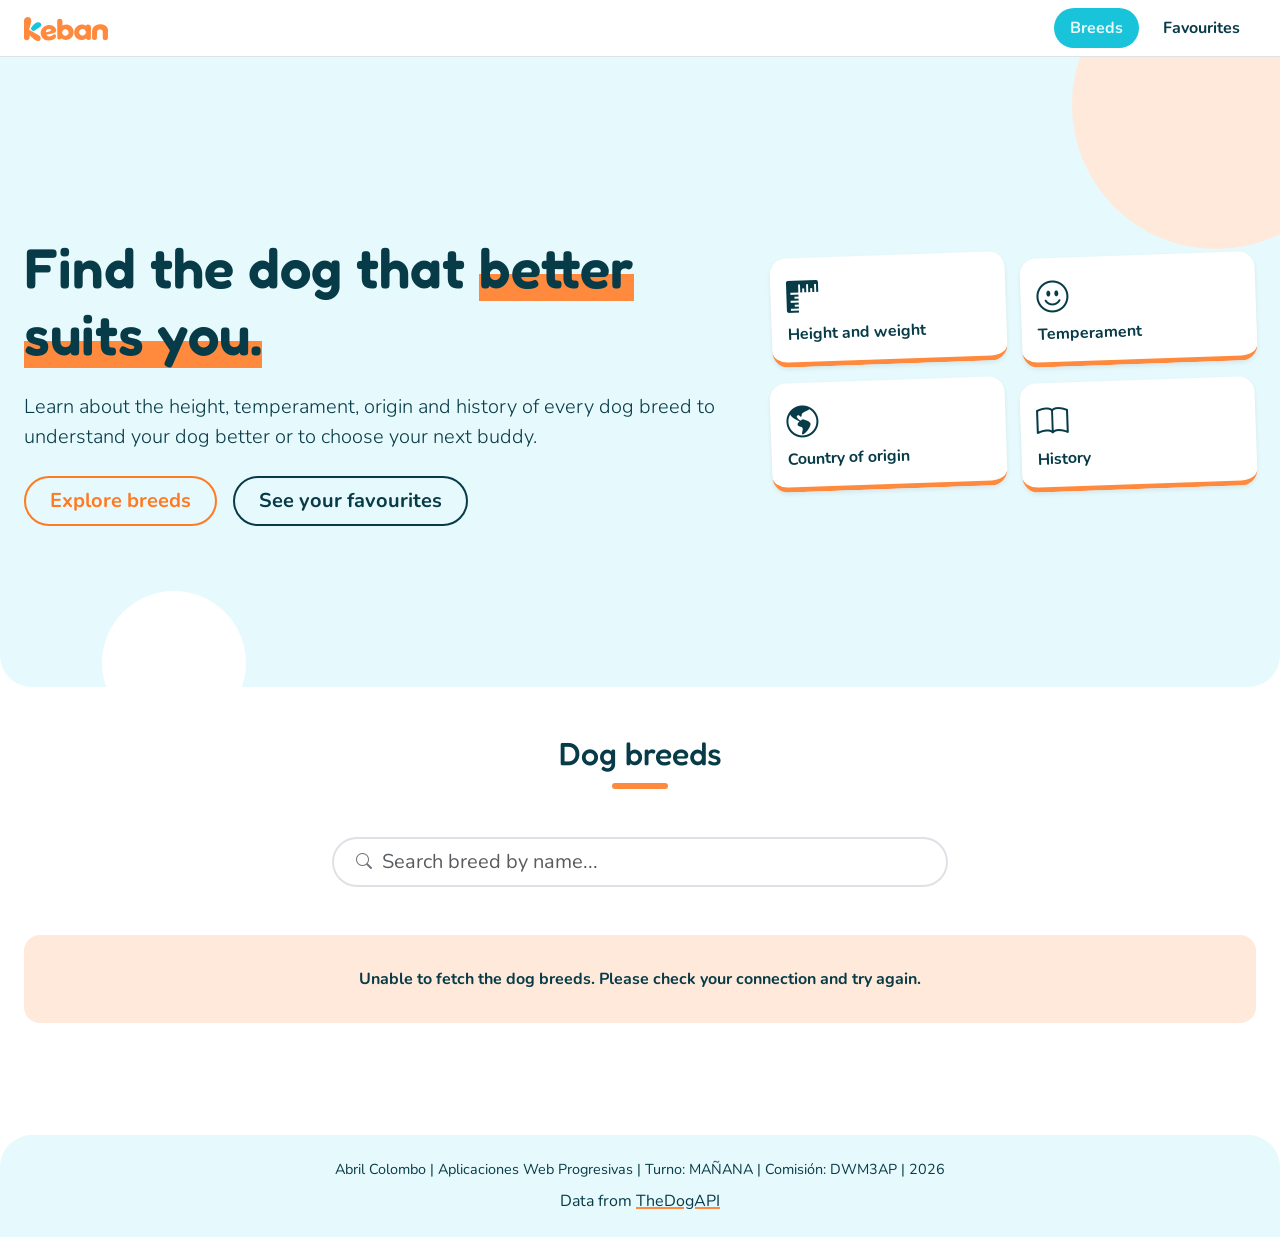
<file: index.html>
<!DOCTYPE html>
<html lang="en">

<head>
    <meta charset="UTF-8">
    <meta name="viewport" content="width=device-width, initial-scale=1.0">
    <title>Colombo Abril — DWM3AP - 2026</title>
    <link rel="preconnect" href="https://fonts.googleapis.com">
    <link rel="preconnect" href="https://fonts.gstatic.com" crossorigin>
    <link
        href="https://fonts.googleapis.com/css2?family=Fredoka:wght@400;500;600&family=Nunito:wght@400;600;700&display=swap"
        rel="stylesheet">
    <link href="https://cdn.jsdelivr.net/npm/bootstrap@5.3.8/dist/css/bootstrap.min.css" rel="stylesheet"
        integrity="sha384-sRIl4kxILFvY47J16cr9ZwB07vP4J8+LH7qKQnuqkuIAvNWLzeN8tE5YBujZqJLB" crossorigin="anonymous">
    <link rel="stylesheet" href="https://cdn.jsdelivr.net/npm/bootstrap-icons@1.11.3/font/bootstrap-icons.css">
    <link rel="stylesheet" href="style.css">
    <link rel="manifest" href="manifest.json">
</head>

<body>
    <header class="sticky-top bg-white border-bottom">
        <nav class="navbar navbar-expand-sm container-xxl px-4">
            <a class="navbar-brand" href="index.html"><img src="img/keban-logo.svg" alt="Keban" height="40"></a>
            <button class="navbar-toggler border-0" type="button" data-bs-toggle="collapse" data-bs-target="#menu"
                aria-controls="menu" aria-expanded="false" aria-label="Open menu">
                <span class="navbar-toggler-icon"></span>
            </button>
            <div class="collapse navbar-collapse" id="menu">
                <ul class="navbar-nav ms-auto gap-sm-2">
                    <li class="nav-item"><a class="nav-link activo fw-bold rounded-pill px-3 py-2"
                            href="index.html">Breeds</a></li>
                    <li class="nav-item"><a class="nav-link fw-bold rounded-pill px-3 py-2"
                            href="favoritos.html">Favourites</a></li>
                </ul>
            </div>
        </nav>
    </header>

    <main>
        <section class="hero position-relative overflow-hidden rounded-bottom-5 d-flex align-items-center">
            <div class="container-xxl px-4 py-5 position-relative z-1">
                <div class="row align-items-center g-5 py-lg-4">
                    <div class="col-lg-7">
                        <h1 class="display-4 fw-semibold mt-3">Find the dog that <span class="resaltado">better suits you.</span></h1>
                        <p class="lead my-4">Learn about the height, temperament, origin and history of every dog breed to understand your dog better or to choose your next buddy.</p>
                        <div class="d-flex flex-wrap gap-3">
                            <a href="#razas" class="btn btn-naranja btn-lg rounded-pill px-4 fw-bold border-2">Explore breeds</a>
                            <a href="favoritos.html"
                                class="btn btn-contorno btn-lg rounded-pill px-4 fw-bold border-2">See your favourites</a>
                        </div>
                    </div>
                    <div class="col-lg-5">
                        <div class="row row-cols-2 g-3">
                            <div class="col">
                                <div class="dato bg-white rounded-4 p-3 fw-bold shadow-sm"><i
                                        class="bi bi-rulers fs-2 d-block"></i>Height and weight</div>
                            </div>
                            <div class="col">
                                <div class="dato bg-white rounded-4 p-3 fw-bold shadow-sm"><i
                                        class="bi bi-emoji-smile fs-2 d-block"></i>Temperament</div>
                            </div>
                            <div class="col">
                                <div class="dato bg-white rounded-4 p-3 fw-bold shadow-sm"><i
                                        class="bi bi-globe-americas fs-2 d-block"></i>Country of origin</div>
                            </div>
                            <div class="col">
                                <div class="dato bg-white rounded-4 p-3 fw-bold shadow-sm"><i
                                        class="bi bi-book fs-2 d-block"></i>History</div>
                            </div>
                        </div>
                    </div>
                </div>
            </div>
        </section>

        <section id="razas" class="container-xxl px-4 px-xxl-2 py-5">
            <div class="text-center mb-5">
                <h2 class="titulo-subrayado">Dog breeds</h2>
            </div>
            <form id="form-buscador" class="col-12 col-md-8 col-lg-6 mx-auto position-relative mb-5">
                <label for="buscador" class="visually-hidden">Search breed by name</label>
                <i class="p-0 border-0 position-absolute top-50 start-0 translate-middle-y ms-4 text-secondary bi bi-search"></i>
                <input id="buscador" type="search" class="form-control form-control-lg rounded-pill border-2 ps-5"
                    placeholder="Search breed by name...">
            </form>
            <div id="contenedor" class="row g-4 mx-0 justify-content-center">
                <!-- DOM -->
            </div>
        </section>
    </main>

    <footer class="rounded-top-5 text-center py-4 mt-5">
        <p class="datos-alumno mb-2">
            Abril Colombo | Aplicaciones Web Progresivas | Turno: MAÑANA | Comisión: DWM3AP | 2026
        </p>
        <p class="m-0">Data from <a href="https://thedogapi.com" target="_blank" rel="noopener">TheDogAPI</a></p>
    </footer>

    <div class="modal fade" id="modal-raza" tabindex="-1" aria-labelledby="modal-nombre" aria-hidden="true">
        <div class="modal-dialog modal-dialog-centered modal-dialog-scrollable modal-xl">
            <div class="modal-content rounded-4">
                <button type="button" class="btn-close position-absolute top-0 end-0 m-3 z-3" data-bs-dismiss="modal"
                    aria-label="Close"></button>

                <div class="modal-body align-items-center d-flex flex-column flex-lg-row p-3 gap-3">
                    <img id="modal-imagen" class="col-10 col-lg-5 rounded-3 shadow object-fit-cover" alt="">

                    <div class="d-flex flex-column w-100 p-2 p-md-4">
                        <h3 id="modal-nombre" class="text-center"></h3>

                        <div class="w-100 d-flex justify-content-around flex-column flex-md-row align-items-center">
                            <p id="modal-peso" class="fw-semibold"></p>
                            <p id="modal-altura" class="fw-semibold"></p>
                        </div>

                        <div class="d-flex flex-column gap-1">
                            <h4 class="fs-5 text-decoration-underline">Description</h4>
                            <p id="modal-descripcion"></p>
                        </div>

                        <div class="d-flex flex-column gap-1">
                            <h4 class="fs-5 text-decoration-underline">History</h4>
                            <p id="modal-historia"></p>
                        </div>

                        <div class="d-flex flex-column gap-1">
                            <h4 class="fs-5 text-decoration-underline">Temperament</h4>
                            <p id="modal-temperamento"></p>
                        </div>

                        <button id="modal-favorito" type="button"
                            class="btn btn-naranja w-100 mt-3 py-2 rounded-3 fw-bold border-2"></button>
                    </div>
                </div>
            </div>
        </div>
    </div>

    <script defer src="script.js"></script>
    <script src="https://cdn.jsdelivr.net/npm/@popperjs/core@2.11.8/dist/umd/popper.min.js"
        integrity="sha384-I7E8VVD/ismYTF4hNIPjVp/Zjvgyol6VFvRkX/vR+Vc4jQkC+hVqc2pM8ODewa9r"
        crossorigin="anonymous"></script>
    <script src="https://cdn.jsdelivr.net/npm/bootstrap@5.3.8/dist/js/bootstrap.min.js"
        integrity="sha384-G/EV+4j2dNv+tEPo3++6LCgdCROaejBqfUeNjuKAiuXbjrxilcCdDz6ZAVfHWe1Y"
        crossorigin="anonymous"></script>
    <script defer src="main.js"></script>
</body>

</html>
</file>
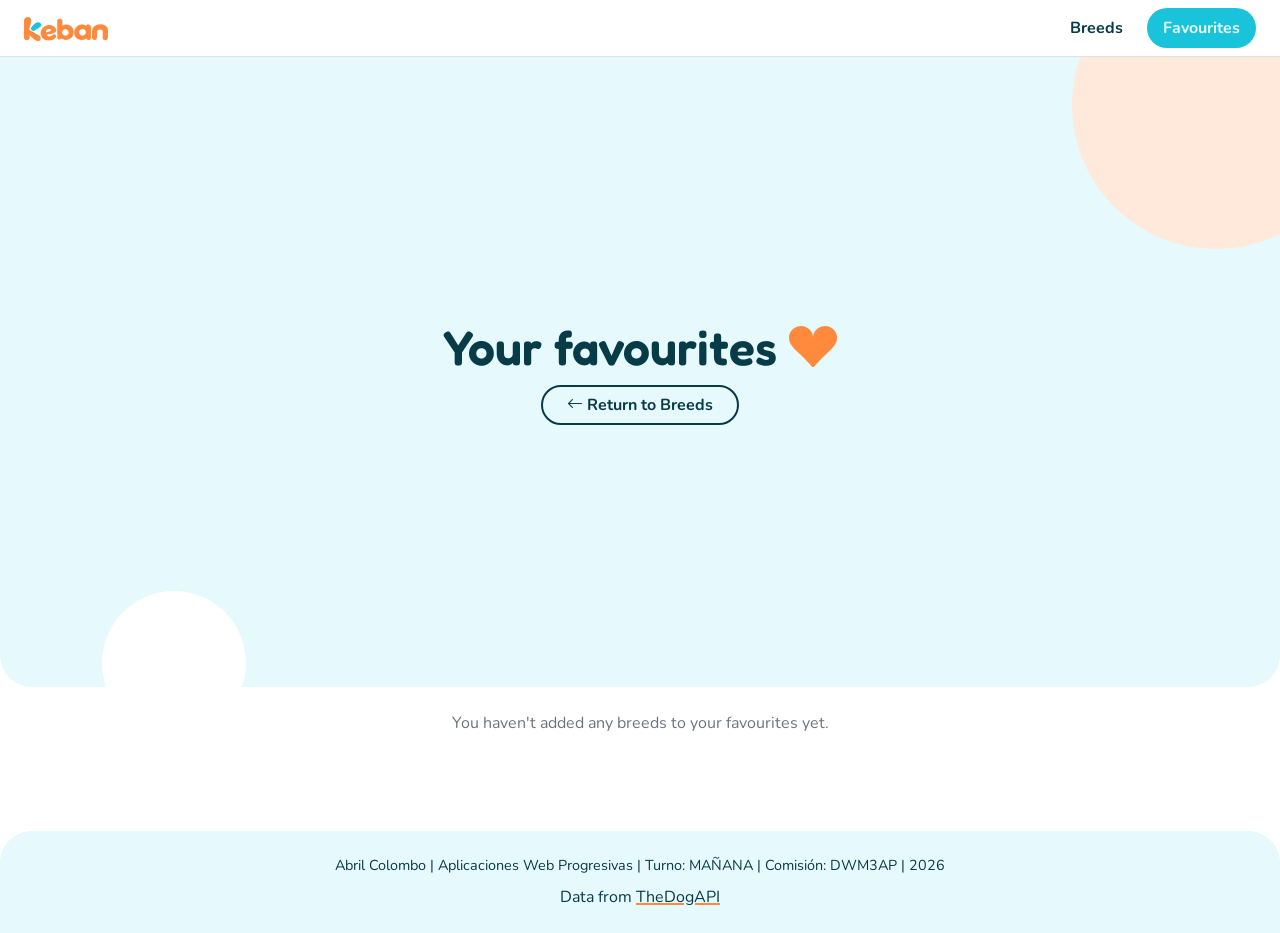
<file: favoritos.html>
<!DOCTYPE html>
<html lang="en">
<head>
    <meta charset="UTF-8">
    <meta name="viewport" content="width=device-width, initial-scale=1.0">
    <title>Colombo Abril — DWM3AP - 2026</title>

    <link rel="preconnect" href="https://fonts.googleapis.com">
    <link rel="preconnect" href="https://fonts.gstatic.com" crossorigin>
    <link href="https://fonts.googleapis.com/css2?family=Fredoka:wght@400;500;600&family=Nunito:wght@400;600;700&display=swap" rel="stylesheet">
    <link href="https://cdn.jsdelivr.net/npm/bootstrap@5.3.8/dist/css/bootstrap.min.css" rel="stylesheet"
        integrity="sha384-sRIl4kxILFvY47J16cr9ZwB07vP4J8+LH7qKQnuqkuIAvNWLzeN8tE5YBujZqJLB" crossorigin="anonymous">
    <link rel="stylesheet" href="https://cdn.jsdelivr.net/npm/bootstrap-icons@1.11.3/font/bootstrap-icons.css">
    <link rel="stylesheet" href="style.css">
</head>
<body>
    <header class="sticky-top bg-white border-bottom">
        <nav class="navbar navbar-expand-sm container-xxl px-4">
            <a class="navbar-brand" href="index.html"><img src="img/keban-logo.svg" alt="Keban"></a>
            <button class="navbar-toggler border-0" type="button" data-bs-toggle="collapse" data-bs-target="#menu"
                aria-controls="menu" aria-expanded="false" aria-label="Open menu">
                <span class="navbar-toggler-icon"></span>
            </button>
            <div class="collapse navbar-collapse" id="menu">
                <ul class="navbar-nav ms-auto gap-sm-2">
                    <li class="nav-item"><a class="nav-link fw-bold rounded-pill px-3 py-2" href="index.html">Breeds</a></li>
                    <li class="nav-item"><a class="nav-link activo fw-bold rounded-pill px-3 py-2" href="favoritos.html">Favourites</a></li>
                </ul>
            </div>
        </nav>
    </header>

    <main>
        <section class="hero position-relative overflow-hidden rounded-bottom-5 d-flex align-items-center">
            <div class="container-xxl px-4 py-5 text-center position-relative z-1">
                <h1 class="display-5 fw-semibold">Your favourites <i class="bi bi-suit-heart-fill"></i></h1>
                <a href="index.html" class="btn btn-contorno rounded-pill px-4 fw-bold border-2"><i class="bi bi-arrow-left"></i> Return to Breeds</a>
            </div>
        </section>

        <section class="container-xxl px-4 py-5">
            <div id="contenedor-favoritos" class="row g-4">
                <!-- DOM -->
            </div>
        </section>
    </main>

    <footer class="rounded-top-5 text-center py-4 mt-5">
        <p class="datos-alumno mb-2">
            Abril Colombo | Aplicaciones Web Progresivas | Turno: MAÑANA | Comisión: DWM3AP | 2026
        </p>
        <p class="m-0">Data from <a href="https://thedogapi.com" target="_blank" rel="noopener">TheDogAPI</a></p>
    </footer>

    <script src="https://cdn.jsdelivr.net/npm/@popperjs/core@2.11.8/dist/umd/popper.min.js" integrity="sha384-I7E8VVD/ismYTF4hNIPjVp/Zjvgyol6VFvRkX/vR+Vc4jQkC+hVqc2pM8ODewa9r" crossorigin="anonymous"></script>
    <script src="https://cdn.jsdelivr.net/npm/bootstrap@5.3.8/dist/js/bootstrap.min.js" integrity="sha384-G/EV+4j2dNv+tEPo3++6LCgdCROaejBqfUeNjuKAiuXbjrxilcCdDz6ZAVfHWe1Y" crossorigin="anonymous"></script>
    <script defer src="main.js"></script>
</body>
</html>
</file>
<file: style.css>
body {
    font-family: 'Nunito', sans-serif;
    color: #073B47;
}

h1, h2, h3, h4, .marca {
    font-family: 'Fredoka', sans-serif;
    color: #073B47;
}

a {
    color: #073B47;
}

h1 i {
    color: #FF8A3D;
}

.navbar-brand img{
    height: 1.5rem;
}

.nav-link {
    color: #073B47;
}

.nav-link:hover {
    background: #E6F9FC;
    color: #073B47;
}

.activo {
    background: #19C3D9;
    color: #E6F9FC;
}

.hero {
    background: #E6F9FC;
    min-height: 70vh;
}

.hero::before, .hero::after {
    content: "";
    position: absolute;
    border-radius: 50%;
}

.hero::before {
    width: 10rem;
    height: 10rem;
    background: #FFE9DA;
    top: -4rem;
    right: -3rem;
}

.hero::after {
    width: 9rem;
    height: 9rem;
    background: #fff;
    bottom: -3rem;
    left: 8%;
}

.resaltado {
    background: linear-gradient(transparent 60%, #FF8A3D 60%);
}

.btn-naranja {
    border-color: #FF7A22;
    color: #FF7A22;
}

.btn-naranja:hover {
    background-color: #FF7A22;
    color: #FFE9DA;
}

.btn-contorno {
    border-color: #073B47;
    color: #073B47;
}

.btn-contorno:hover {
    background: #073B47;
    border-color: #073B47;
    color: #fff;
}

.dato {
    border-bottom: 0.35rem solid #FF8A3D;
}

.titulo-subrayado::after {
    content: "";
    display: block;
    width: 3.5rem;
    height: 0.4rem;
    border-radius: 1rem;
    background: #FF8A3D;
    margin: 0.6rem auto 0;
}


.dato, .raza-card, .img-raza, .img-fondo button, #contenedor-favoritos button {
    transition: all 0.2s;
}


.marca:hover i {
    transform: rotate(20deg) scale(1.2);
}

.dato {
    transform: rotate(-2deg);
}

.dato:hover {
    transform: rotate(0) translateY(-4px);
}

.raza-card:hover {
    transform: translateY(-6px);
    box-shadow: 0 1rem 2rem rgba(25, 195, 217, 0.302) !important;
}

.raza-card:hover .img-raza {
    transform: scale(1.05);
}

.img-fondo button:hover,
#contenedor-favoritos button:hover {
    transform: scale(1.1);
}

.img-fondo {
    background: #E6F9FC;
    overflow: hidden;
}

.img-raza {
    width: 100%;
    height: 12rem;
}

.img-fondo button {
    width: 2.75rem;
    height: 2.75rem;
    padding-top: 4px;
    background-color: #FFFFFF;
}

.img-fondo button.agregado {
    background-color: #FCAAAA;
}

.modal-body h4 {
    text-decoration-color: #FF8A3D;
    text-decoration-thickness: 0.2rem;
    text-underline-offset: 0.35rem;
}

#contenedor-favoritos button {
    color: #073B47;
}

#contenedor-favoritos button:hover {
    color: #FF8A3D;
}

.error {
    text-align: center;
    font-weight: 700;
    padding: 2rem;
    background: #FFE9DA;
    border-radius: 1rem;
}

.sin-resultados {
    text-align: center;
    font-weight: 700;
    padding: 2rem;
    background: #E6F9FC;
    border-radius: 1rem;
}

footer {
    background: #E6F9FC;
}

.datos-alumno {
    font-size: 0.9rem;
}

footer a {
    text-decoration-color: #FF8A3D;
    text-decoration-thickness: 0.15rem;
}


@media (min-width: 768px) {
    .img-raza {
        height: 14rem;
    }

    .hero::before {
        width: 14rem;
        height: 14rem;
    }
}

@media (min-width: 1200px) {
    .img-raza {
        height: 16rem;
    }

    .hero::before {
        width: 18rem;
        height: 18rem;
        top: -6rem;
        right: -5rem;
    }
}
</file>
